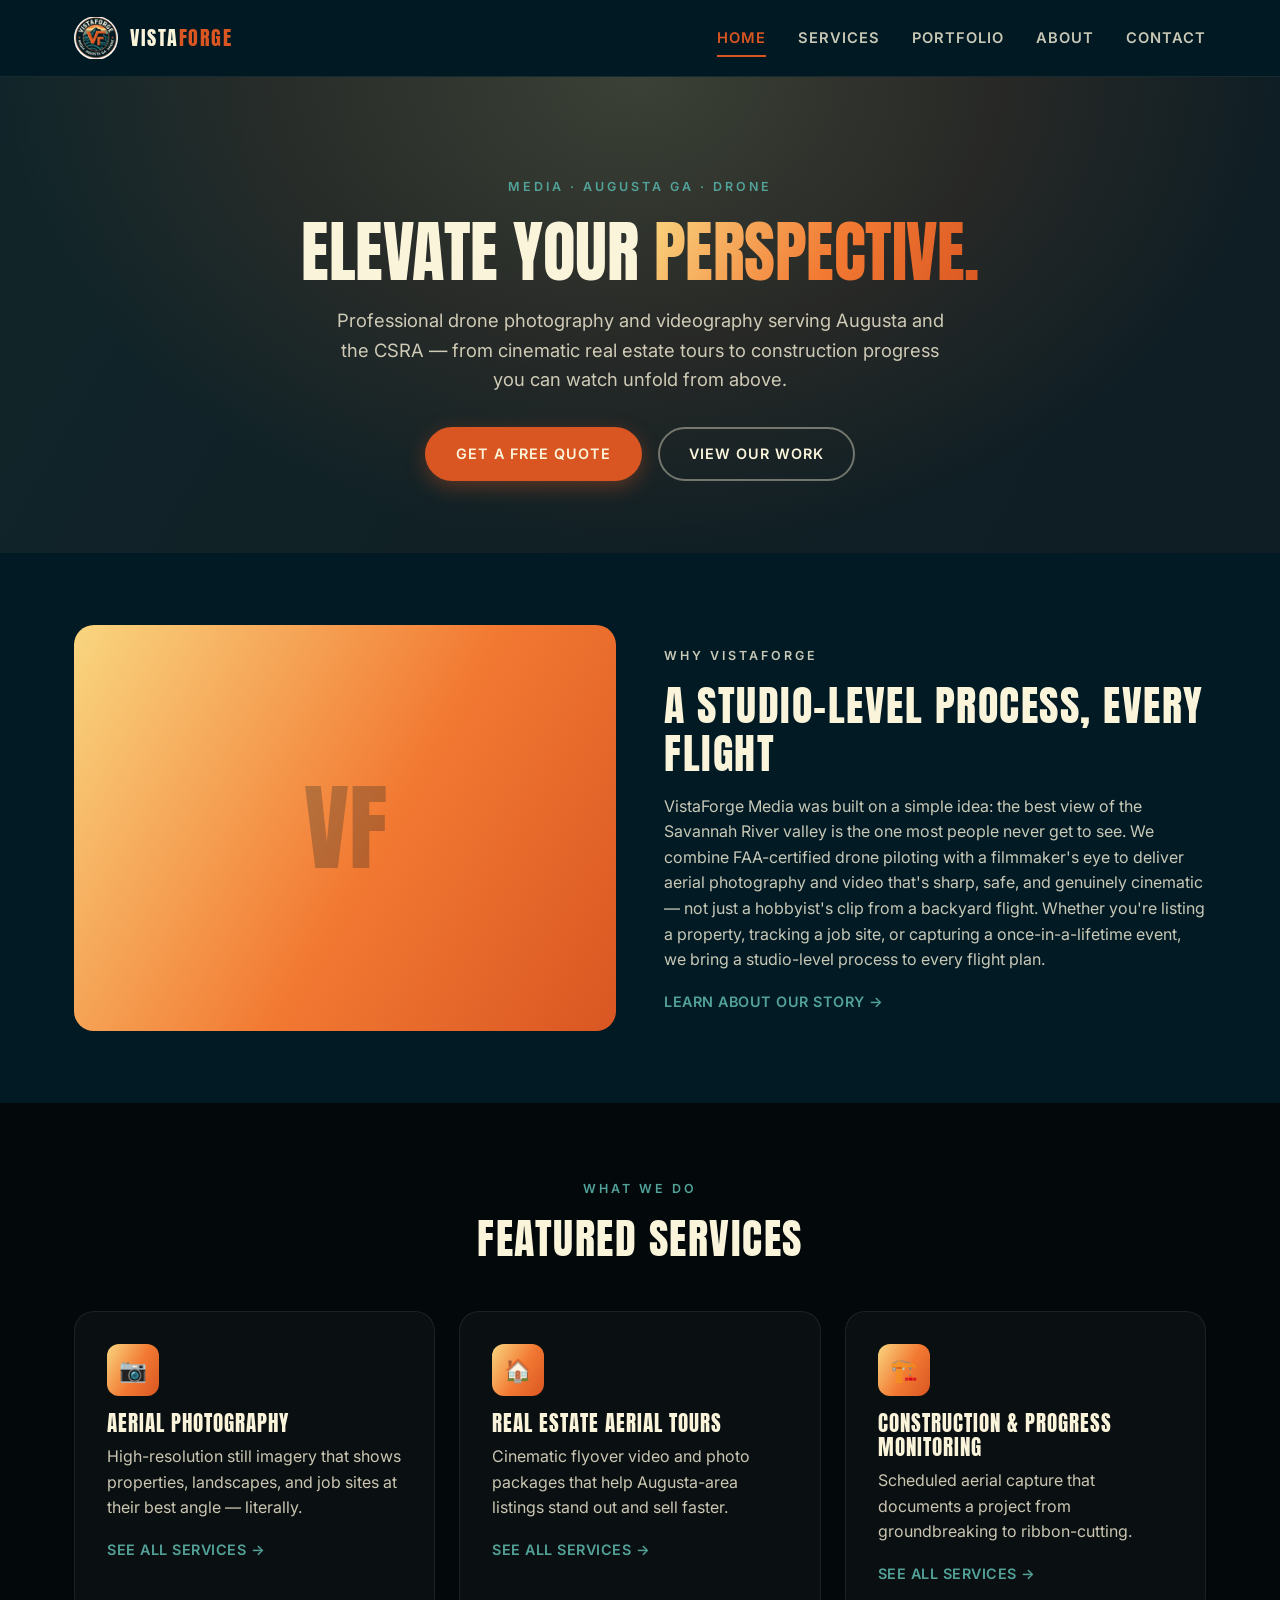
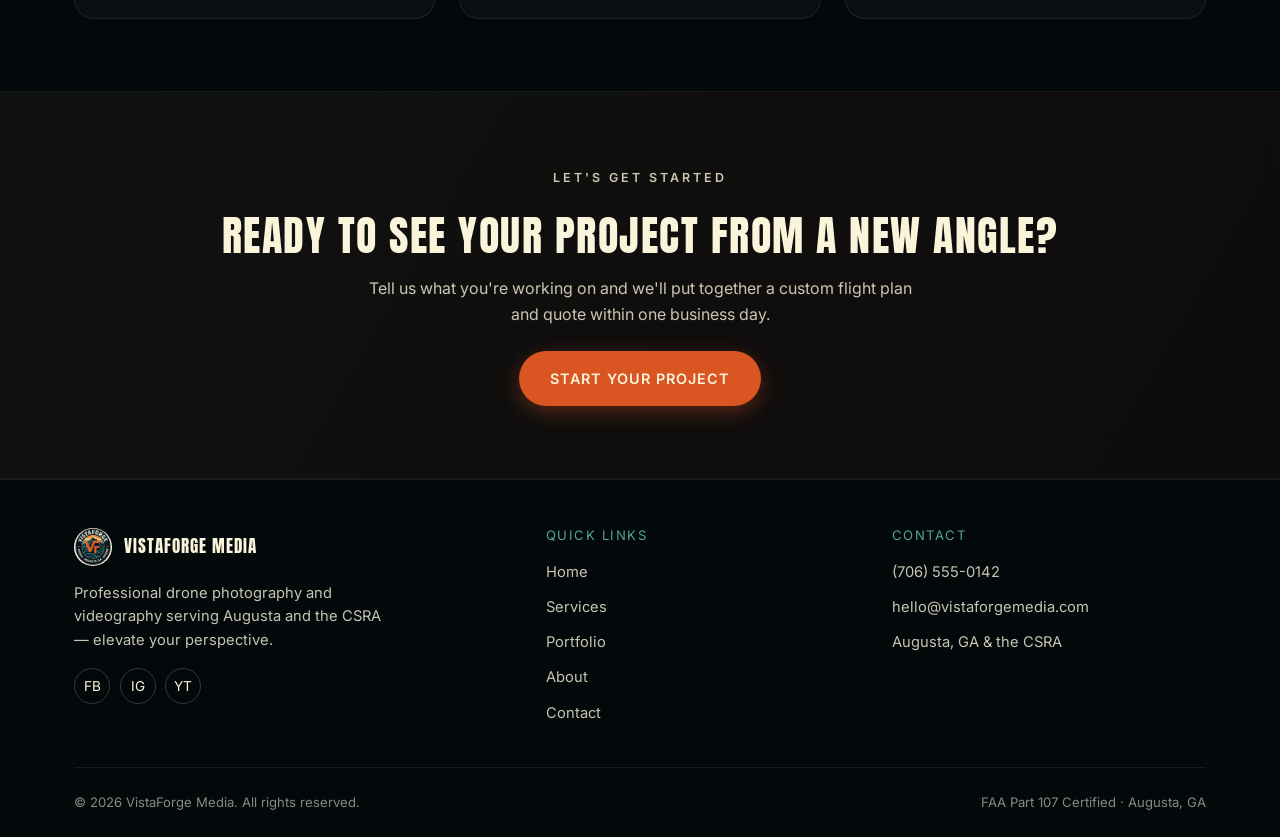
<file: docs/index.html>
<!DOCTYPE html>
<html lang="en">
<head>
<meta charset="UTF-8">
<meta name="viewport" content="width=device-width, initial-scale=1.0">
<title>VistaForge Media | Drone Photography &amp; Videography in Augusta, GA</title>
<meta name="description" content="VistaForge Media is Augusta, GA's premier FAA-certified drone photography and videography studio serving the CSRA — real estate, construction, inspections, and events.">
<link rel="icon" href="assets/favicon.ico" type="image/x-icon">
<link rel="preconnect" href="https://fonts.googleapis.com">
<link rel="preconnect" href="https://fonts.gstatic.com" crossorigin>
<link href="https://fonts.googleapis.com/css2?family=Anton&family=Inter:wght@400;500;600;700&display=swap" rel="stylesheet">
<link rel="stylesheet" href="styles.css">
</head>
<body>

<header class="site-header">
  <div class="container">
    <a href="index.html" class="brand">
      <img src="assets/logo.png" alt="VistaForge Media logo">
      <span class="brand-word">Vista<span>Forge</span></span>
    </a>
    <nav class="main-nav" id="main-nav">
      <ul>
        <li><a href="index.html" class="active">Home</a></li>
        <li><a href="services.html">Services</a></li>
        <li><a href="portfolio.html">Portfolio</a></li>
        <li><a href="about.html">About</a></li>
        <li><a href="contact.html">Contact</a></li>
      </ul>
    </nav>
    <button class="nav-toggle" id="nav-toggle" aria-label="Toggle navigation" aria-expanded="false">&#9776;</button>
  </div>
</header>

<main>

  <section class="hero">
    <div class="container hero-inner">
      <p class="eyebrow">Media &middot; Augusta GA &middot; Drone</p>
      <h1>Elevate Your <em>Perspective.</em></h1>
      <p class="subhead">Professional drone photography and videography serving Augusta and the CSRA — from cinematic real estate tours to construction progress you can watch unfold from above.</p>
      <div class="hero-actions">
        <a href="contact.html" class="btn btn-primary">Get a Free Quote</a>
        <a href="portfolio.html" class="btn btn-ghost">View Our Work</a>
      </div>
    </div>
  </section>

  <section>
    <div class="container why-section">
      <div class="why-visual" aria-hidden="true"></div>
      <div class="why-text">
        <p class="eyebrow">Why VistaForge</p>
        <h2>A Studio-Level Process, Every Flight</h2>
        <p>VistaForge Media was built on a simple idea: the best view of the Savannah River valley is the one most people never get to see. We combine FAA-certified drone piloting with a filmmaker's eye to deliver aerial photography and video that's sharp, safe, and genuinely cinematic — not just a hobbyist's clip from a backyard flight. Whether you're listing a property, tracking a job site, or capturing a once-in-a-lifetime event, we bring a studio-level process to every flight plan.</p>
        <a href="about.html" class="card-link">Learn about our story &rarr;</a>
      </div>
    </div>
  </section>

  <section class="section-alt">
    <div class="container">
      <div class="section-head">
        <p class="eyebrow">What We Do</p>
        <h2>Featured Services</h2>
      </div>
      <div class="grid-3">
        <div class="card">
          <div class="card-icon">&#128247;</div>
          <h3>Aerial Photography</h3>
          <p>High-resolution still imagery that shows properties, landscapes, and job sites at their best angle — literally.</p>
          <a href="services.html" class="card-link">See all services &rarr;</a>
        </div>
        <div class="card">
          <div class="card-icon">&#127968;</div>
          <h3>Real Estate Aerial Tours</h3>
          <p>Cinematic flyover video and photo packages that help Augusta-area listings stand out and sell faster.</p>
          <a href="services.html" class="card-link">See all services &rarr;</a>
        </div>
        <div class="card">
          <div class="card-icon">&#127959;&#65039;</div>
          <h3>Construction &amp; Progress Monitoring</h3>
          <p>Scheduled aerial capture that documents a project from groundbreaking to ribbon-cutting.</p>
          <a href="services.html" class="card-link">See all services &rarr;</a>
        </div>
      </div>
    </div>
  </section>

  <section class="closing-cta">
    <div class="container">
      <p class="eyebrow">Let's Get Started</p>
      <h2>Ready to see your project from a new angle?</h2>
      <p>Tell us what you're working on and we'll put together a custom flight plan and quote within one business day.</p>
      <a href="contact.html" class="btn btn-primary">Start Your Project</a>
    </div>
  </section>

</main>

<footer class="site-footer">
  <div class="container">
    <div class="footer-grid">
      <div>
        <div class="footer-brand">
          <img src="assets/logo.png" alt="VistaForge Media logo">
          <span>VistaForge Media</span>
        </div>
        <p class="footer-tagline">Professional drone photography and videography serving Augusta and the CSRA — elevate your perspective.</p>
        <div class="social-row">
          <a href="#" class="social-icon" aria-label="Facebook">FB</a>
          <a href="#" class="social-icon" aria-label="Instagram">IG</a>
          <a href="#" class="social-icon" aria-label="YouTube">YT</a>
        </div>
      </div>
      <div class="footer-col">
        <h4>Quick Links</h4>
        <ul>
          <li><a href="index.html">Home</a></li>
          <li><a href="services.html">Services</a></li>
          <li><a href="portfolio.html">Portfolio</a></li>
          <li><a href="about.html">About</a></li>
          <li><a href="contact.html">Contact</a></li>
        </ul>
      </div>
      <div class="footer-col">
        <h4>Contact</h4>
        <ul>
          <li><span>(706) 555-0142</span></li>
          <li><span>hello@vistaforgemedia.com</span></li>
          <li><span>Augusta, GA &amp; the CSRA</span></li>
        </ul>
      </div>
    </div>
    <div class="footer-bottom">
      <span>&copy; 2026 VistaForge Media. All rights reserved.</span>
      <span>FAA Part 107 Certified &middot; Augusta, GA</span>
    </div>
  </div>
</footer>

<script src="main.js"></script>
</body>
</html>
</file>
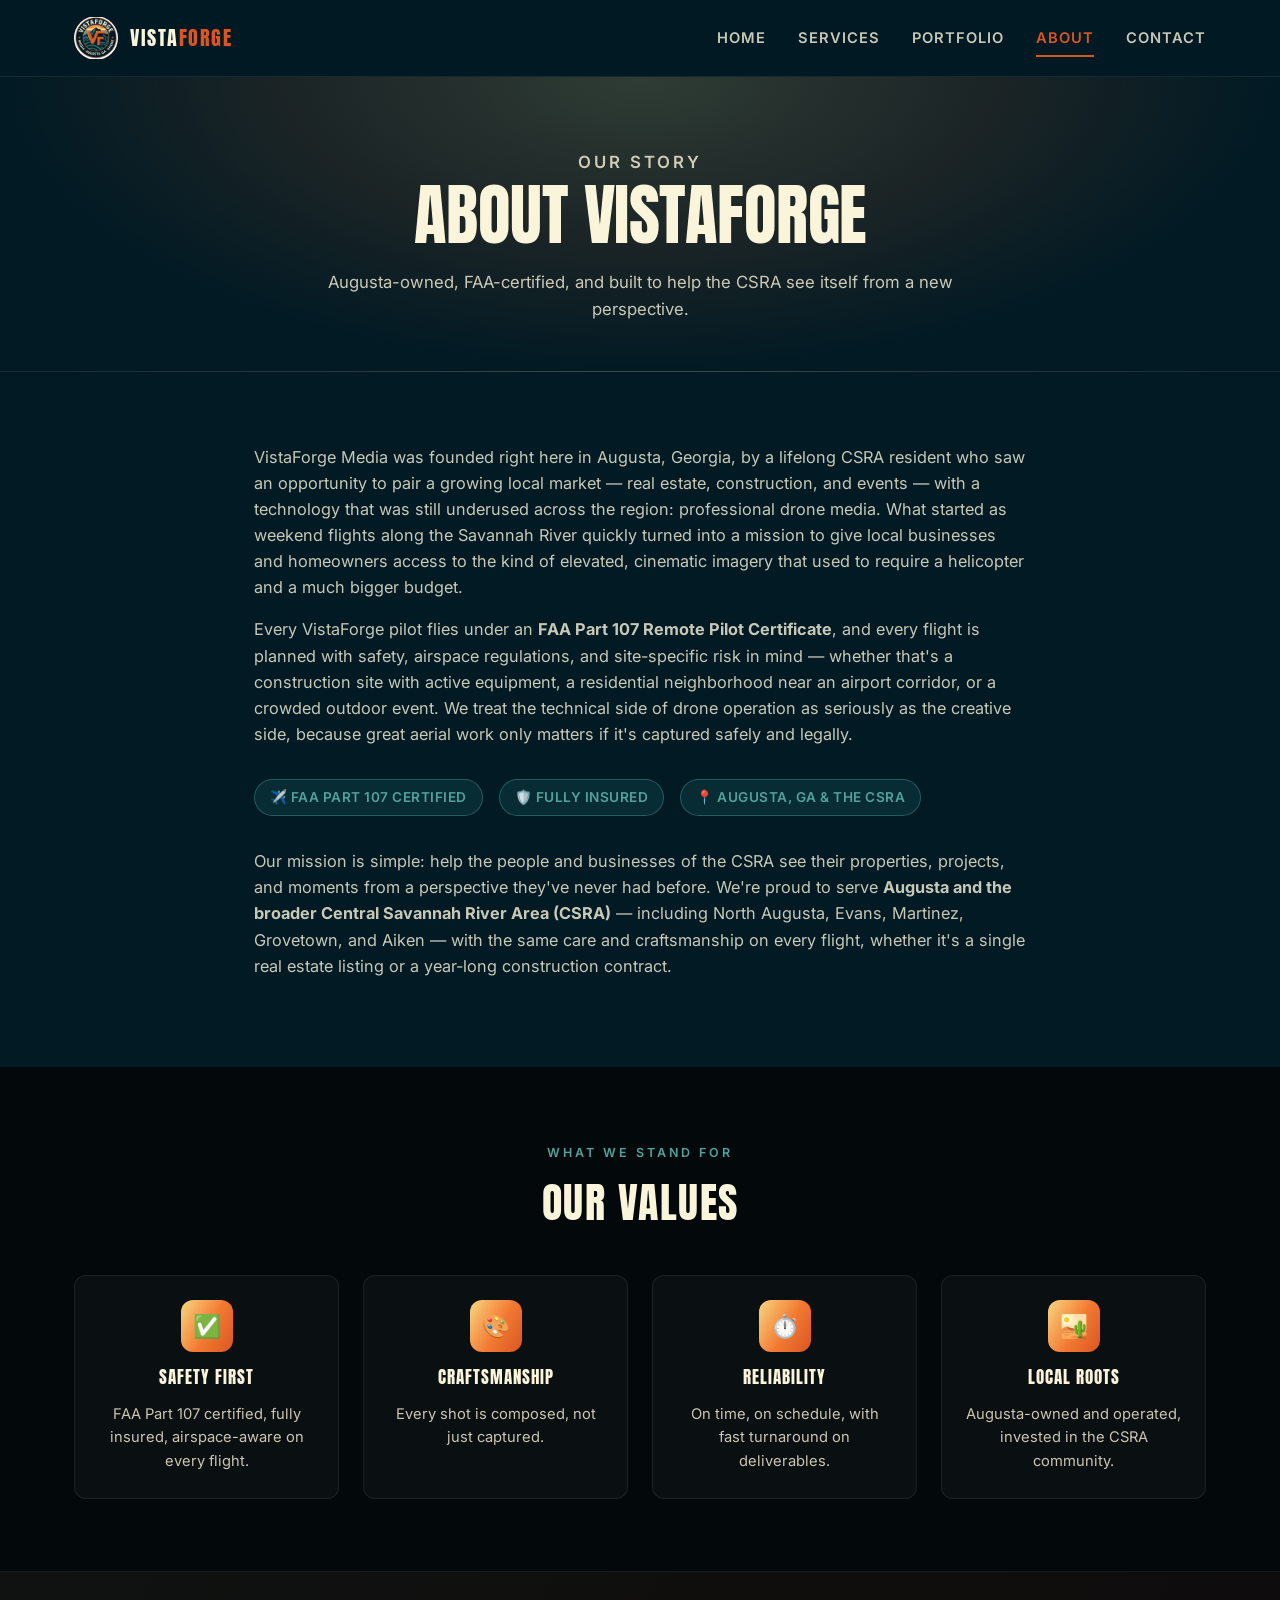
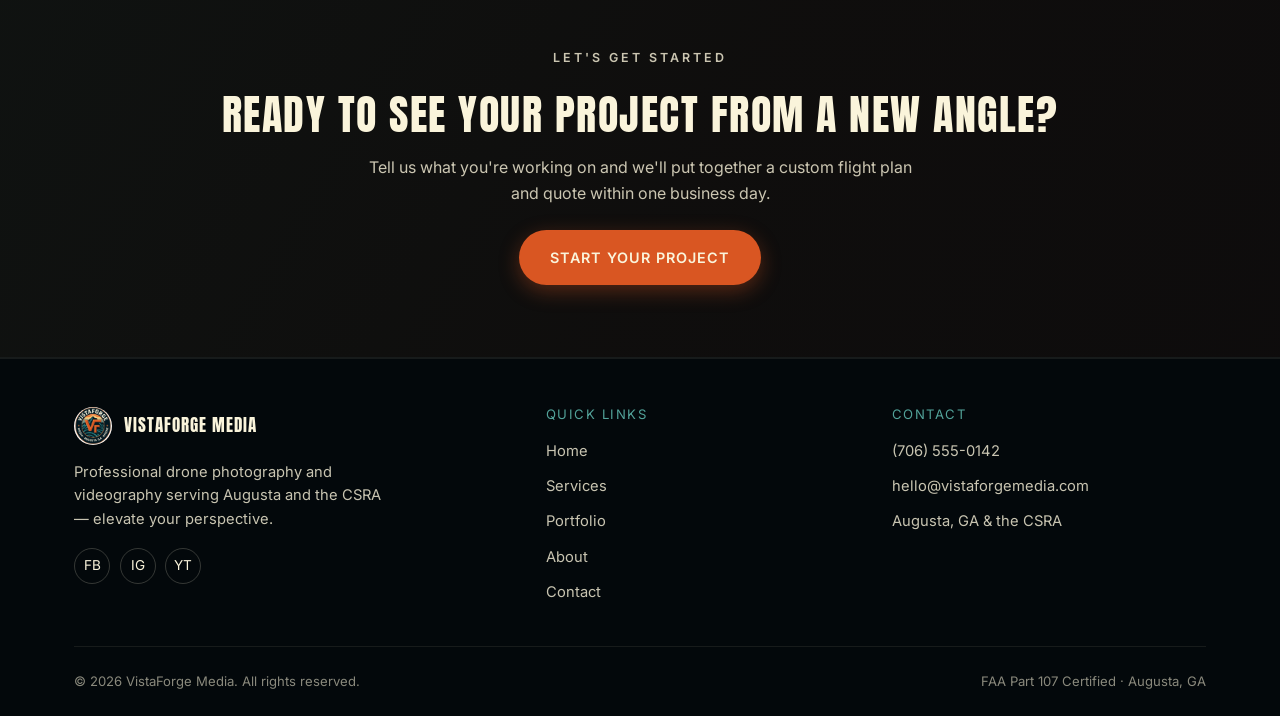
<file: docs/about.html>
<!DOCTYPE html>
<html lang="en">
<head>
<meta charset="UTF-8">
<meta name="viewport" content="width=device-width, initial-scale=1.0">
<title>About Us | VistaForge Media</title>
<meta name="description" content="Learn about VistaForge Media's story, our FAA Part 107 certification, our mission, and the Augusta, GA and CSRA communities we serve.">
<link rel="icon" href="assets/favicon.ico" type="image/x-icon">
<link rel="preconnect" href="https://fonts.googleapis.com">
<link rel="preconnect" href="https://fonts.gstatic.com" crossorigin>
<link href="https://fonts.googleapis.com/css2?family=Anton&family=Inter:wght@400;500;600;700&display=swap" rel="stylesheet">
<link rel="stylesheet" href="styles.css">
</head>
<body>

<header class="site-header">
  <div class="container">
    <a href="index.html" class="brand">
      <img src="assets/logo.png" alt="VistaForge Media logo">
      <span class="brand-word">Vista<span>Forge</span></span>
    </a>
    <nav class="main-nav" id="main-nav">
      <ul>
        <li><a href="index.html">Home</a></li>
        <li><a href="services.html">Services</a></li>
        <li><a href="portfolio.html">Portfolio</a></li>
        <li><a href="about.html" class="active">About</a></li>
        <li><a href="contact.html">Contact</a></li>
      </ul>
    </nav>
    <button class="nav-toggle" id="nav-toggle" aria-label="Toggle navigation" aria-expanded="false">&#9776;</button>
  </div>
</header>

<main>

  <section class="page-hero">
    <div class="container">
      <p class="eyebrow">Our Story</p>
      <h1>About VistaForge</h1>
      <p>Augusta-owned, FAA-certified, and built to help the CSRA see itself from a new perspective.</p>
    </div>
  </section>

  <section>
    <div class="container story-block">
      <p>VistaForge Media was founded right here in Augusta, Georgia, by a lifelong CSRA resident who saw an opportunity to pair a growing local market &mdash; real estate, construction, and events &mdash; with a technology that was still underused across the region: professional drone media. What started as weekend flights along the Savannah River quickly turned into a mission to give local businesses and homeowners access to the kind of elevated, cinematic imagery that used to require a helicopter and a much bigger budget.</p>

      <p>Every VistaForge pilot flies under an <strong>FAA Part 107 Remote Pilot Certificate</strong>, and every flight is planned with safety, airspace regulations, and site-specific risk in mind &mdash; whether that's a construction site with active equipment, a residential neighborhood near an airport corridor, or a crowded outdoor event. We treat the technical side of drone operation as seriously as the creative side, because great aerial work only matters if it's captured safely and legally.</p>

      <div class="badge-strip">
        <span class="badge-pill">&#9992;&#65039; FAA Part 107 Certified</span>
        <span class="badge-pill">&#128737;&#65039; Fully Insured</span>
        <span class="badge-pill">&#128205; Augusta, GA &amp; the CSRA</span>
      </div>

      <p>Our mission is simple: help the people and businesses of the CSRA see their properties, projects, and moments from a perspective they've never had before. We're proud to serve <strong>Augusta and the broader Central Savannah River Area (CSRA)</strong> &mdash; including North Augusta, Evans, Martinez, Grovetown, and Aiken &mdash; with the same care and craftsmanship on every flight, whether it's a single real estate listing or a year-long construction contract.</p>
    </div>
  </section>

  <section class="section-alt">
    <div class="container">
      <div class="section-head">
        <p class="eyebrow">What We Stand For</p>
        <h2>Our Values</h2>
      </div>
      <div class="values-grid">
        <div class="value-card">
          <div class="card-icon">&#9989;</div>
          <h3>Safety First</h3>
          <p>FAA Part 107 certified, fully insured, airspace-aware on every flight.</p>
        </div>
        <div class="value-card">
          <div class="card-icon">&#127912;</div>
          <h3>Craftsmanship</h3>
          <p>Every shot is composed, not just captured.</p>
        </div>
        <div class="value-card">
          <div class="card-icon">&#9201;&#65039;</div>
          <h3>Reliability</h3>
          <p>On time, on schedule, with fast turnaround on deliverables.</p>
        </div>
        <div class="value-card">
          <div class="card-icon">&#127964;&#65039;</div>
          <h3>Local Roots</h3>
          <p>Augusta-owned and operated, invested in the CSRA community.</p>
        </div>
      </div>
    </div>
  </section>

  <section class="closing-cta">
    <div class="container">
      <p class="eyebrow">Let's Get Started</p>
      <h2>Ready to see your project from a new angle?</h2>
      <p>Tell us what you're working on and we'll put together a custom flight plan and quote within one business day.</p>
      <a href="contact.html" class="btn btn-primary">Start Your Project</a>
    </div>
  </section>

</main>

<footer class="site-footer">
  <div class="container">
    <div class="footer-grid">
      <div>
        <div class="footer-brand">
          <img src="assets/logo.png" alt="VistaForge Media logo">
          <span>VistaForge Media</span>
        </div>
        <p class="footer-tagline">Professional drone photography and videography serving Augusta and the CSRA — elevate your perspective.</p>
        <div class="social-row">
          <a href="#" class="social-icon" aria-label="Facebook">FB</a>
          <a href="#" class="social-icon" aria-label="Instagram">IG</a>
          <a href="#" class="social-icon" aria-label="YouTube">YT</a>
        </div>
      </div>
      <div class="footer-col">
        <h4>Quick Links</h4>
        <ul>
          <li><a href="index.html">Home</a></li>
          <li><a href="services.html">Services</a></li>
          <li><a href="portfolio.html">Portfolio</a></li>
          <li><a href="about.html">About</a></li>
          <li><a href="contact.html">Contact</a></li>
        </ul>
      </div>
      <div class="footer-col">
        <h4>Contact</h4>
        <ul>
          <li><span>(706) 555-0142</span></li>
          <li><span>hello@vistaforgemedia.com</span></li>
          <li><span>Augusta, GA &amp; the CSRA</span></li>
        </ul>
      </div>
    </div>
    <div class="footer-bottom">
      <span>&copy; 2026 VistaForge Media. All rights reserved.</span>
      <span>FAA Part 107 Certified &middot; Augusta, GA</span>
    </div>
  </div>
</footer>

<script src="main.js"></script>
</body>
</html>
</file>
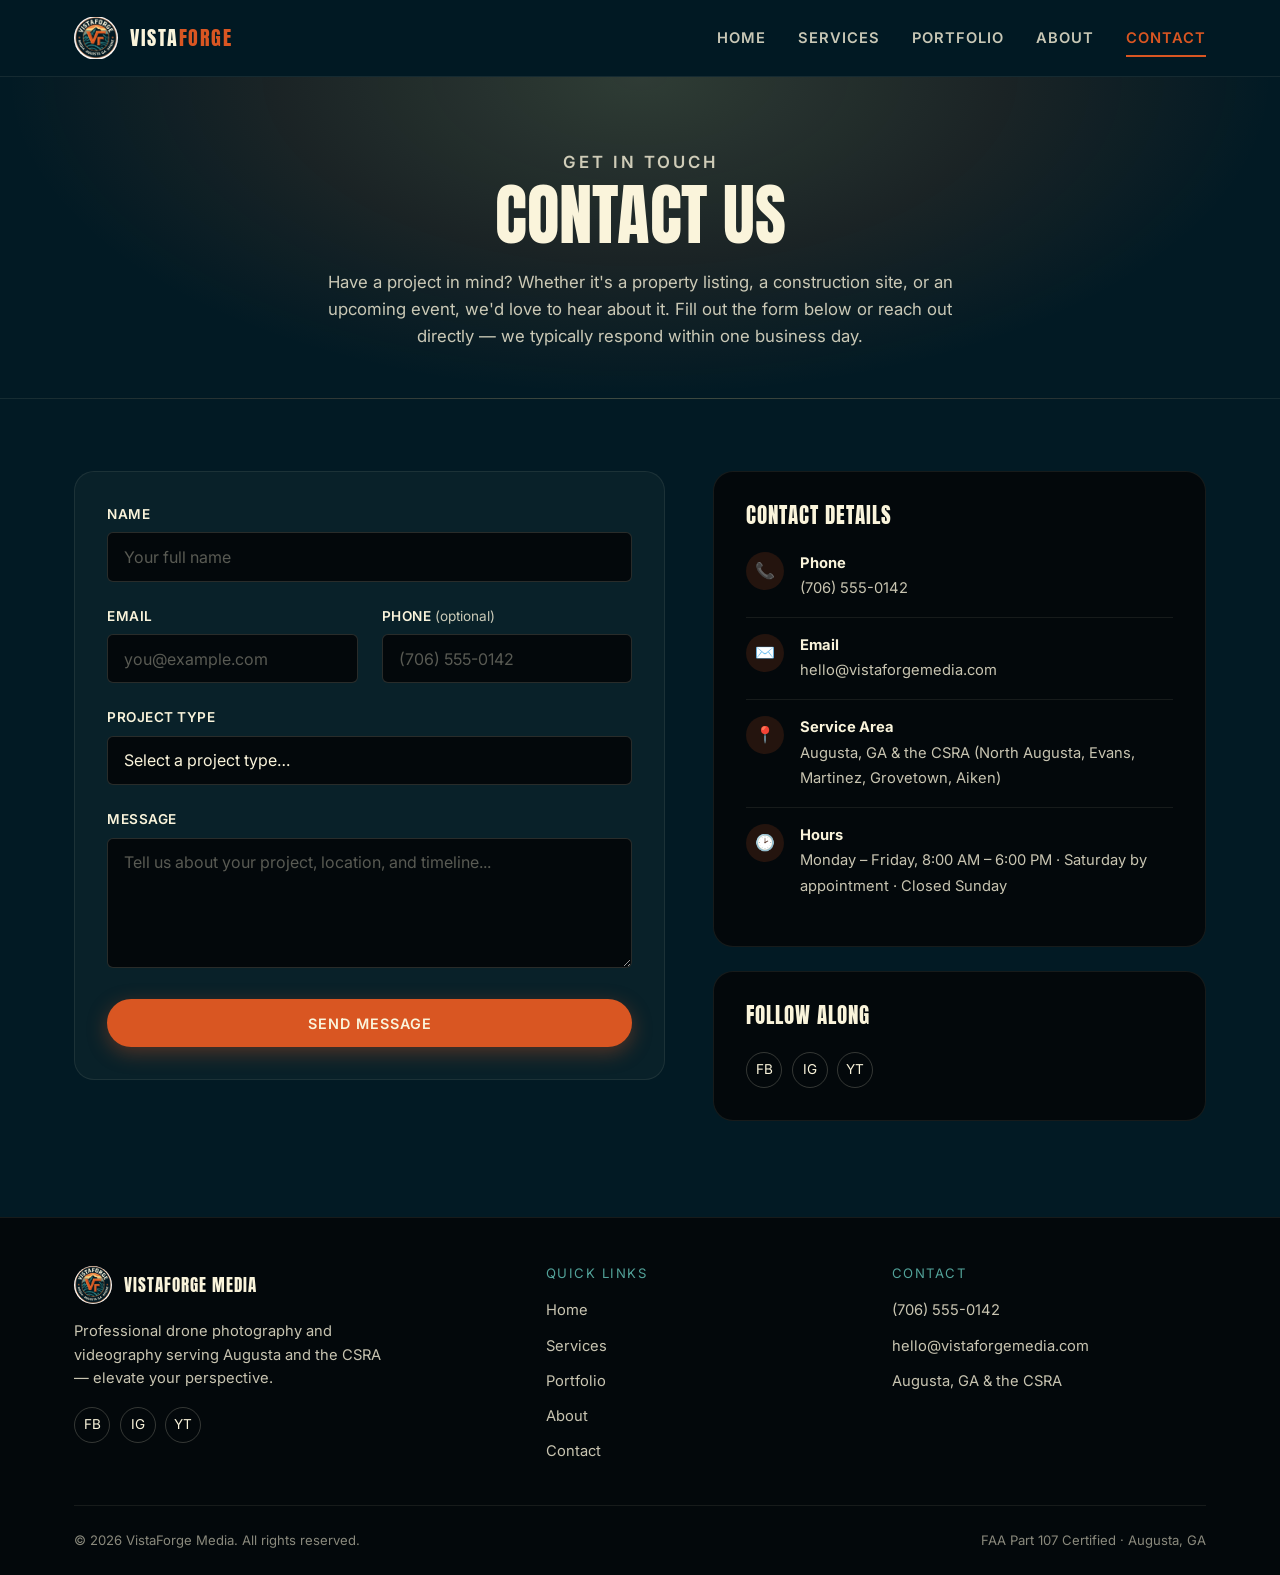
<file: docs/contact.html>
<!DOCTYPE html>
<html lang="en">
<head>
<meta charset="UTF-8">
<meta name="viewport" content="width=device-width, initial-scale=1.0">
<title>Contact Us | VistaForge Media</title>
<meta name="description" content="Get in touch with VistaForge Media for a free drone photography and videography quote in Augusta, GA and the CSRA.">
<link rel="icon" href="assets/favicon.ico" type="image/x-icon">
<link rel="preconnect" href="https://fonts.googleapis.com">
<link rel="preconnect" href="https://fonts.gstatic.com" crossorigin>
<link href="https://fonts.googleapis.com/css2?family=Anton&family=Inter:wght@400;500;600;700&display=swap" rel="stylesheet">
<link rel="stylesheet" href="styles.css">
</head>
<body>

<header class="site-header">
  <div class="container">
    <a href="index.html" class="brand">
      <img src="assets/logo.png" alt="VistaForge Media logo">
      <span class="brand-word">Vista<span>Forge</span></span>
    </a>
    <nav class="main-nav" id="main-nav">
      <ul>
        <li><a href="index.html">Home</a></li>
        <li><a href="services.html">Services</a></li>
        <li><a href="portfolio.html">Portfolio</a></li>
        <li><a href="about.html">About</a></li>
        <li><a href="contact.html" class="active">Contact</a></li>
      </ul>
    </nav>
    <button class="nav-toggle" id="nav-toggle" aria-label="Toggle navigation" aria-expanded="false">&#9776;</button>
  </div>
</header>

<main>

  <section class="page-hero">
    <div class="container">
      <p class="eyebrow">Get In Touch</p>
      <h1>Contact Us</h1>
      <p>Have a project in mind? Whether it's a property listing, a construction site, or an upcoming event, we'd love to hear about it. Fill out the form below or reach out directly — we typically respond within one business day.</p>
    </div>
  </section>

  <section>
    <div class="container contact-layout">

      <div>
        <form class="contact-form" id="contact-form" novalidate>
          <div class="form-row">
            <label for="name">Name</label>
            <input type="text" id="name" name="name" placeholder="Your full name" required>
          </div>

          <div class="form-row form-row-group">
            <div>
              <label for="email">Email</label>
              <input type="email" id="email" name="email" placeholder="you@example.com" required>
            </div>
            <div>
              <label for="phone">Phone <span class="optional">(optional)</span></label>
              <input type="tel" id="phone" name="phone" placeholder="(706) 555-0142">
            </div>
          </div>

          <div class="form-row">
            <label for="project-type">Project Type</label>
            <select id="project-type" name="project-type" required>
              <option value="" disabled selected>Select a project type&hellip;</option>
              <option value="real-estate">Real Estate</option>
              <option value="construction">Construction</option>
              <option value="inspection">Inspection</option>
              <option value="event">Event</option>
              <option value="other">Other</option>
            </select>
          </div>

          <div class="form-row">
            <label for="message">Message</label>
            <textarea id="message" name="message" placeholder="Tell us about your project, location, and timeline..." required></textarea>
          </div>

          <button type="submit" class="btn btn-primary btn-block">Send Message</button>
        </form>

        <div class="form-success" id="form-success">
          <div class="check">&#10003;</div>
          <h3>Thanks! Your message has been received.</h3>
          <p>We'll be in touch within one business day.</p>
        </div>
      </div>

      <div>
        <div class="contact-info-card">
          <h3>Contact Details</h3>
          <div class="info-row">
            <div class="info-icon">&#128222;</div>
            <div>
              <strong>Phone</strong>
              <span>(706) 555-0142</span>
            </div>
          </div>
          <div class="info-row">
            <div class="info-icon">&#9993;&#65039;</div>
            <div>
              <strong>Email</strong>
              <span>hello@vistaforgemedia.com</span>
            </div>
          </div>
          <div class="info-row">
            <div class="info-icon">&#128205;</div>
            <div>
              <strong>Service Area</strong>
              <span>Augusta, GA &amp; the CSRA (North Augusta, Evans, Martinez, Grovetown, Aiken)</span>
            </div>
          </div>
          <div class="info-row">
            <div class="info-icon">&#128337;</div>
            <div>
              <strong>Hours</strong>
              <span>Monday &ndash; Friday, 8:00 AM &ndash; 6:00 PM &middot; Saturday by appointment &middot; Closed Sunday</span>
            </div>
          </div>
        </div>
        <div class="contact-info-card">
          <h3>Follow Along</h3>
          <div class="social-row">
            <a href="#" class="social-icon" aria-label="Facebook">FB</a>
            <a href="#" class="social-icon" aria-label="Instagram">IG</a>
            <a href="#" class="social-icon" aria-label="YouTube">YT</a>
          </div>
        </div>
      </div>

    </div>
  </section>

</main>

<footer class="site-footer">
  <div class="container">
    <div class="footer-grid">
      <div>
        <div class="footer-brand">
          <img src="assets/logo.png" alt="VistaForge Media logo">
          <span>VistaForge Media</span>
        </div>
        <p class="footer-tagline">Professional drone photography and videography serving Augusta and the CSRA — elevate your perspective.</p>
        <div class="social-row">
          <a href="#" class="social-icon" aria-label="Facebook">FB</a>
          <a href="#" class="social-icon" aria-label="Instagram">IG</a>
          <a href="#" class="social-icon" aria-label="YouTube">YT</a>
        </div>
      </div>
      <div class="footer-col">
        <h4>Quick Links</h4>
        <ul>
          <li><a href="index.html">Home</a></li>
          <li><a href="services.html">Services</a></li>
          <li><a href="portfolio.html">Portfolio</a></li>
          <li><a href="about.html">About</a></li>
          <li><a href="contact.html">Contact</a></li>
        </ul>
      </div>
      <div class="footer-col">
        <h4>Contact</h4>
        <ul>
          <li><span>(706) 555-0142</span></li>
          <li><span>hello@vistaforgemedia.com</span></li>
          <li><span>Augusta, GA &amp; the CSRA</span></li>
        </ul>
      </div>
    </div>
    <div class="footer-bottom">
      <span>&copy; 2026 VistaForge Media. All rights reserved.</span>
      <span>FAA Part 107 Certified &middot; Augusta, GA</span>
    </div>
  </div>
</footer>

<script src="main.js"></script>
</body>
</html>
</file>
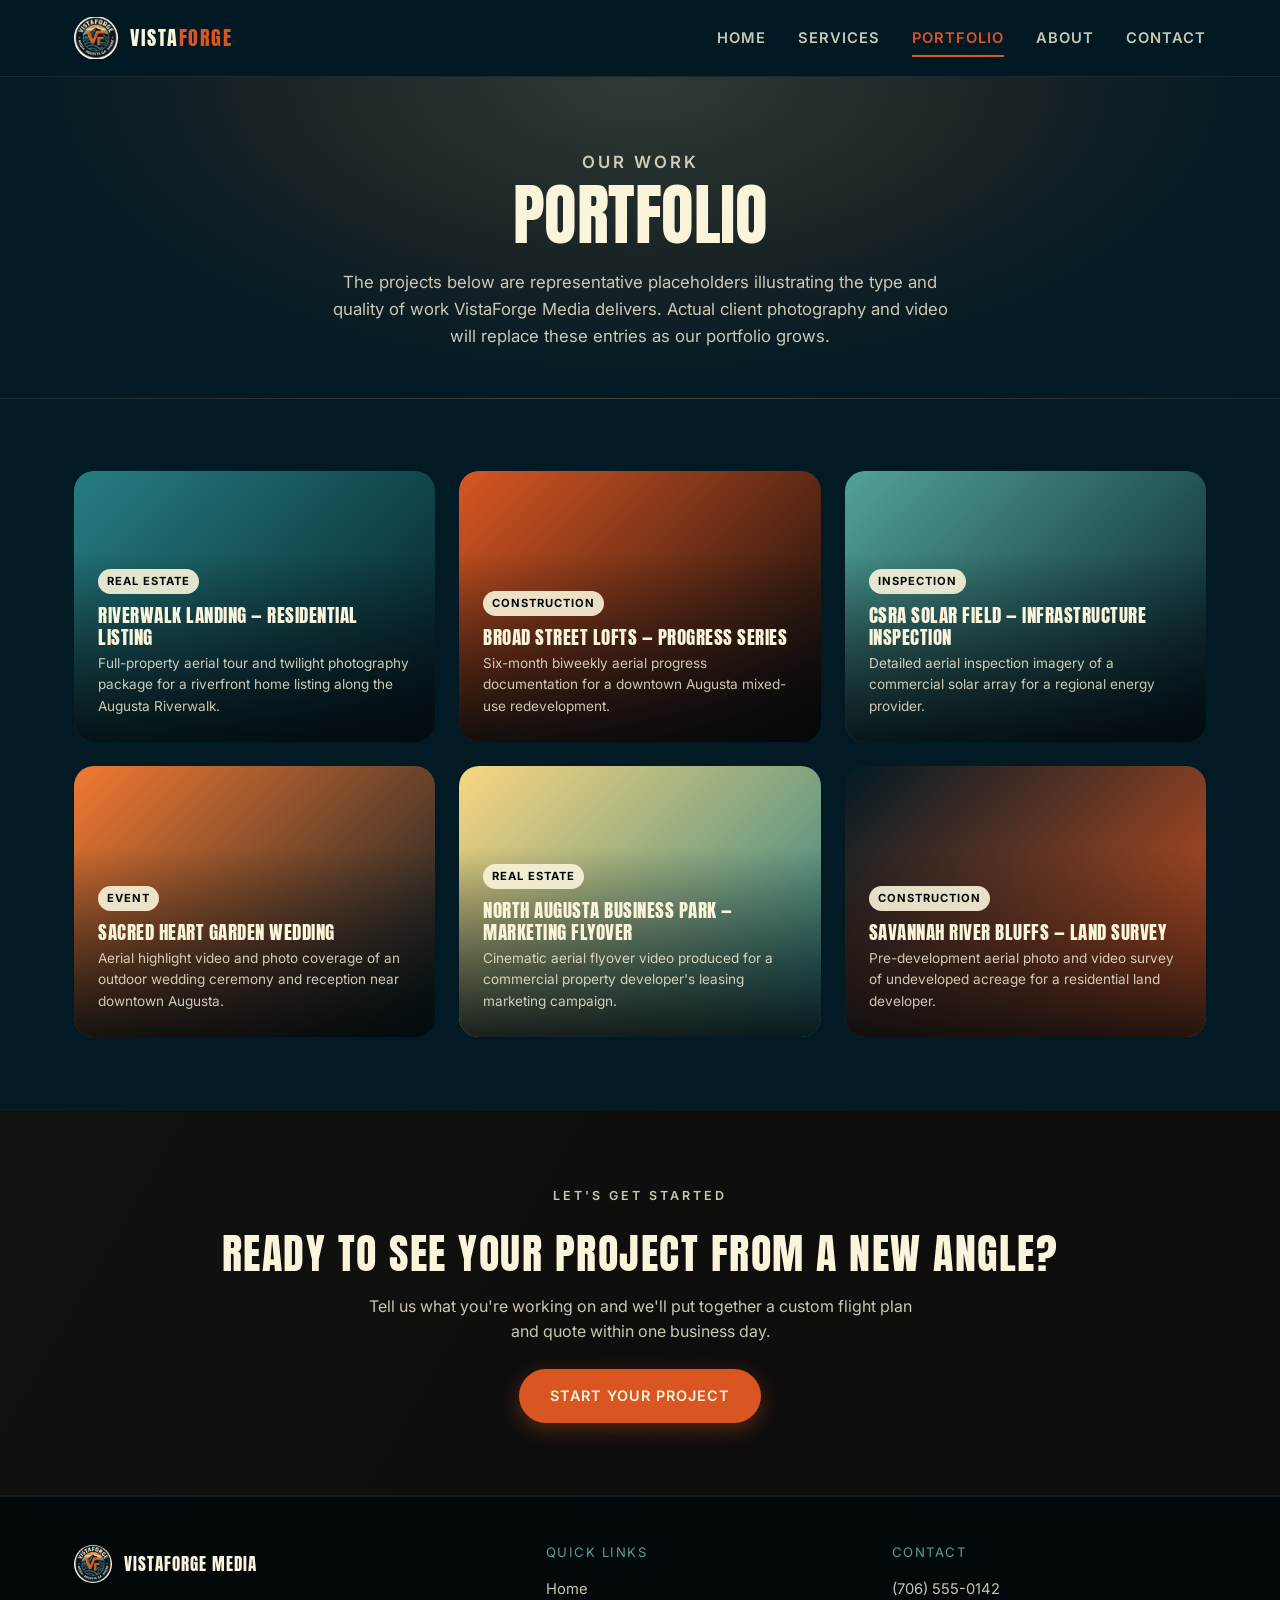
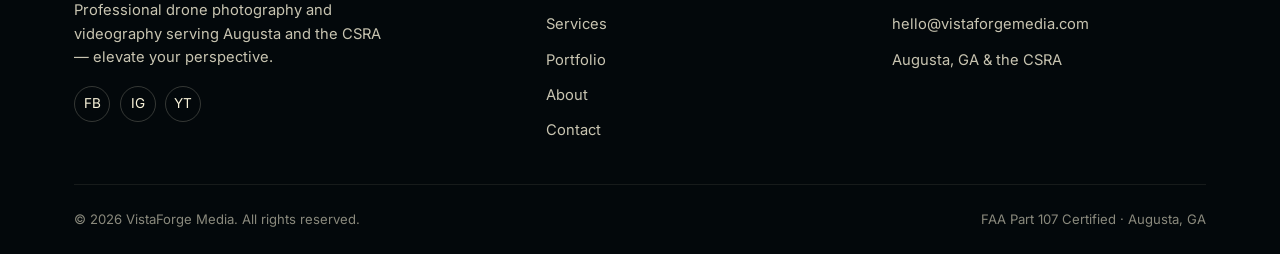
<file: docs/portfolio.html>
<!DOCTYPE html>
<html lang="en">
<head>
<meta charset="UTF-8">
<meta name="viewport" content="width=device-width, initial-scale=1.0">
<title>Portfolio | VistaForge Media</title>
<meta name="description" content="Representative sample drone photography and videography projects from VistaForge Media across real estate, construction, inspection, and event categories in Augusta, GA.">
<link rel="icon" href="assets/favicon.ico" type="image/x-icon">
<link rel="preconnect" href="https://fonts.googleapis.com">
<link rel="preconnect" href="https://fonts.gstatic.com" crossorigin>
<link href="https://fonts.googleapis.com/css2?family=Anton&family=Inter:wght@400;500;600;700&display=swap" rel="stylesheet">
<link rel="stylesheet" href="styles.css">
</head>
<body>

<header class="site-header">
  <div class="container">
    <a href="index.html" class="brand">
      <img src="assets/logo.png" alt="VistaForge Media logo">
      <span class="brand-word">Vista<span>Forge</span></span>
    </a>
    <nav class="main-nav" id="main-nav">
      <ul>
        <li><a href="index.html">Home</a></li>
        <li><a href="services.html">Services</a></li>
        <li><a href="portfolio.html" class="active">Portfolio</a></li>
        <li><a href="about.html">About</a></li>
        <li><a href="contact.html">Contact</a></li>
      </ul>
    </nav>
    <button class="nav-toggle" id="nav-toggle" aria-label="Toggle navigation" aria-expanded="false">&#9776;</button>
  </div>
</header>

<main>

  <section class="page-hero">
    <div class="container">
      <p class="eyebrow">Our Work</p>
      <h1>Portfolio</h1>
      <p>The projects below are representative placeholders illustrating the type and quality of work VistaForge Media delivers. Actual client photography and video will replace these entries as our portfolio grows.</p>
    </div>
  </section>

  <section>
    <div class="container">
      <div class="gallery-grid">

        <div class="gallery-tile tile-1">
          <div class="gallery-content">
            <span class="gallery-tag">Real Estate</span>
            <h3 class="gallery-title">Riverwalk Landing &mdash; Residential Listing</h3>
            <p class="gallery-desc">Full-property aerial tour and twilight photography package for a riverfront home listing along the Augusta Riverwalk.</p>
          </div>
        </div>

        <div class="gallery-tile tile-2">
          <div class="gallery-content">
            <span class="gallery-tag">Construction</span>
            <h3 class="gallery-title">Broad Street Lofts &mdash; Progress Series</h3>
            <p class="gallery-desc">Six-month biweekly aerial progress documentation for a downtown Augusta mixed-use redevelopment.</p>
          </div>
        </div>

        <div class="gallery-tile tile-3">
          <div class="gallery-content">
            <span class="gallery-tag">Inspection</span>
            <h3 class="gallery-title">CSRA Solar Field &mdash; Infrastructure Inspection</h3>
            <p class="gallery-desc">Detailed aerial inspection imagery of a commercial solar array for a regional energy provider.</p>
          </div>
        </div>

        <div class="gallery-tile tile-4">
          <div class="gallery-content">
            <span class="gallery-tag">Event</span>
            <h3 class="gallery-title">Sacred Heart Garden Wedding</h3>
            <p class="gallery-desc">Aerial highlight video and photo coverage of an outdoor wedding ceremony and reception near downtown Augusta.</p>
          </div>
        </div>

        <div class="gallery-tile tile-5">
          <div class="gallery-content">
            <span class="gallery-tag">Real Estate</span>
            <h3 class="gallery-title">North Augusta Business Park &mdash; Marketing Flyover</h3>
            <p class="gallery-desc">Cinematic aerial flyover video produced for a commercial property developer's leasing marketing campaign.</p>
          </div>
        </div>

        <div class="gallery-tile tile-6">
          <div class="gallery-content">
            <span class="gallery-tag">Construction</span>
            <h3 class="gallery-title">Savannah River Bluffs &mdash; Land Survey</h3>
            <p class="gallery-desc">Pre-development aerial photo and video survey of undeveloped acreage for a residential land developer.</p>
          </div>
        </div>

      </div>
    </div>
  </section>

  <section class="closing-cta">
    <div class="container">
      <p class="eyebrow">Let's Get Started</p>
      <h2>Ready to see your project from a new angle?</h2>
      <p>Tell us what you're working on and we'll put together a custom flight plan and quote within one business day.</p>
      <a href="contact.html" class="btn btn-primary">Start Your Project</a>
    </div>
  </section>

</main>

<footer class="site-footer">
  <div class="container">
    <div class="footer-grid">
      <div>
        <div class="footer-brand">
          <img src="assets/logo.png" alt="VistaForge Media logo">
          <span>VistaForge Media</span>
        </div>
        <p class="footer-tagline">Professional drone photography and videography serving Augusta and the CSRA — elevate your perspective.</p>
        <div class="social-row">
          <a href="#" class="social-icon" aria-label="Facebook">FB</a>
          <a href="#" class="social-icon" aria-label="Instagram">IG</a>
          <a href="#" class="social-icon" aria-label="YouTube">YT</a>
        </div>
      </div>
      <div class="footer-col">
        <h4>Quick Links</h4>
        <ul>
          <li><a href="index.html">Home</a></li>
          <li><a href="services.html">Services</a></li>
          <li><a href="portfolio.html">Portfolio</a></li>
          <li><a href="about.html">About</a></li>
          <li><a href="contact.html">Contact</a></li>
        </ul>
      </div>
      <div class="footer-col">
        <h4>Contact</h4>
        <ul>
          <li><span>(706) 555-0142</span></li>
          <li><span>hello@vistaforgemedia.com</span></li>
          <li><span>Augusta, GA &amp; the CSRA</span></li>
        </ul>
      </div>
    </div>
    <div class="footer-bottom">
      <span>&copy; 2026 VistaForge Media. All rights reserved.</span>
      <span>FAA Part 107 Certified &middot; Augusta, GA</span>
    </div>
  </div>
</footer>

<script src="main.js"></script>
</body>
</html>
</file>
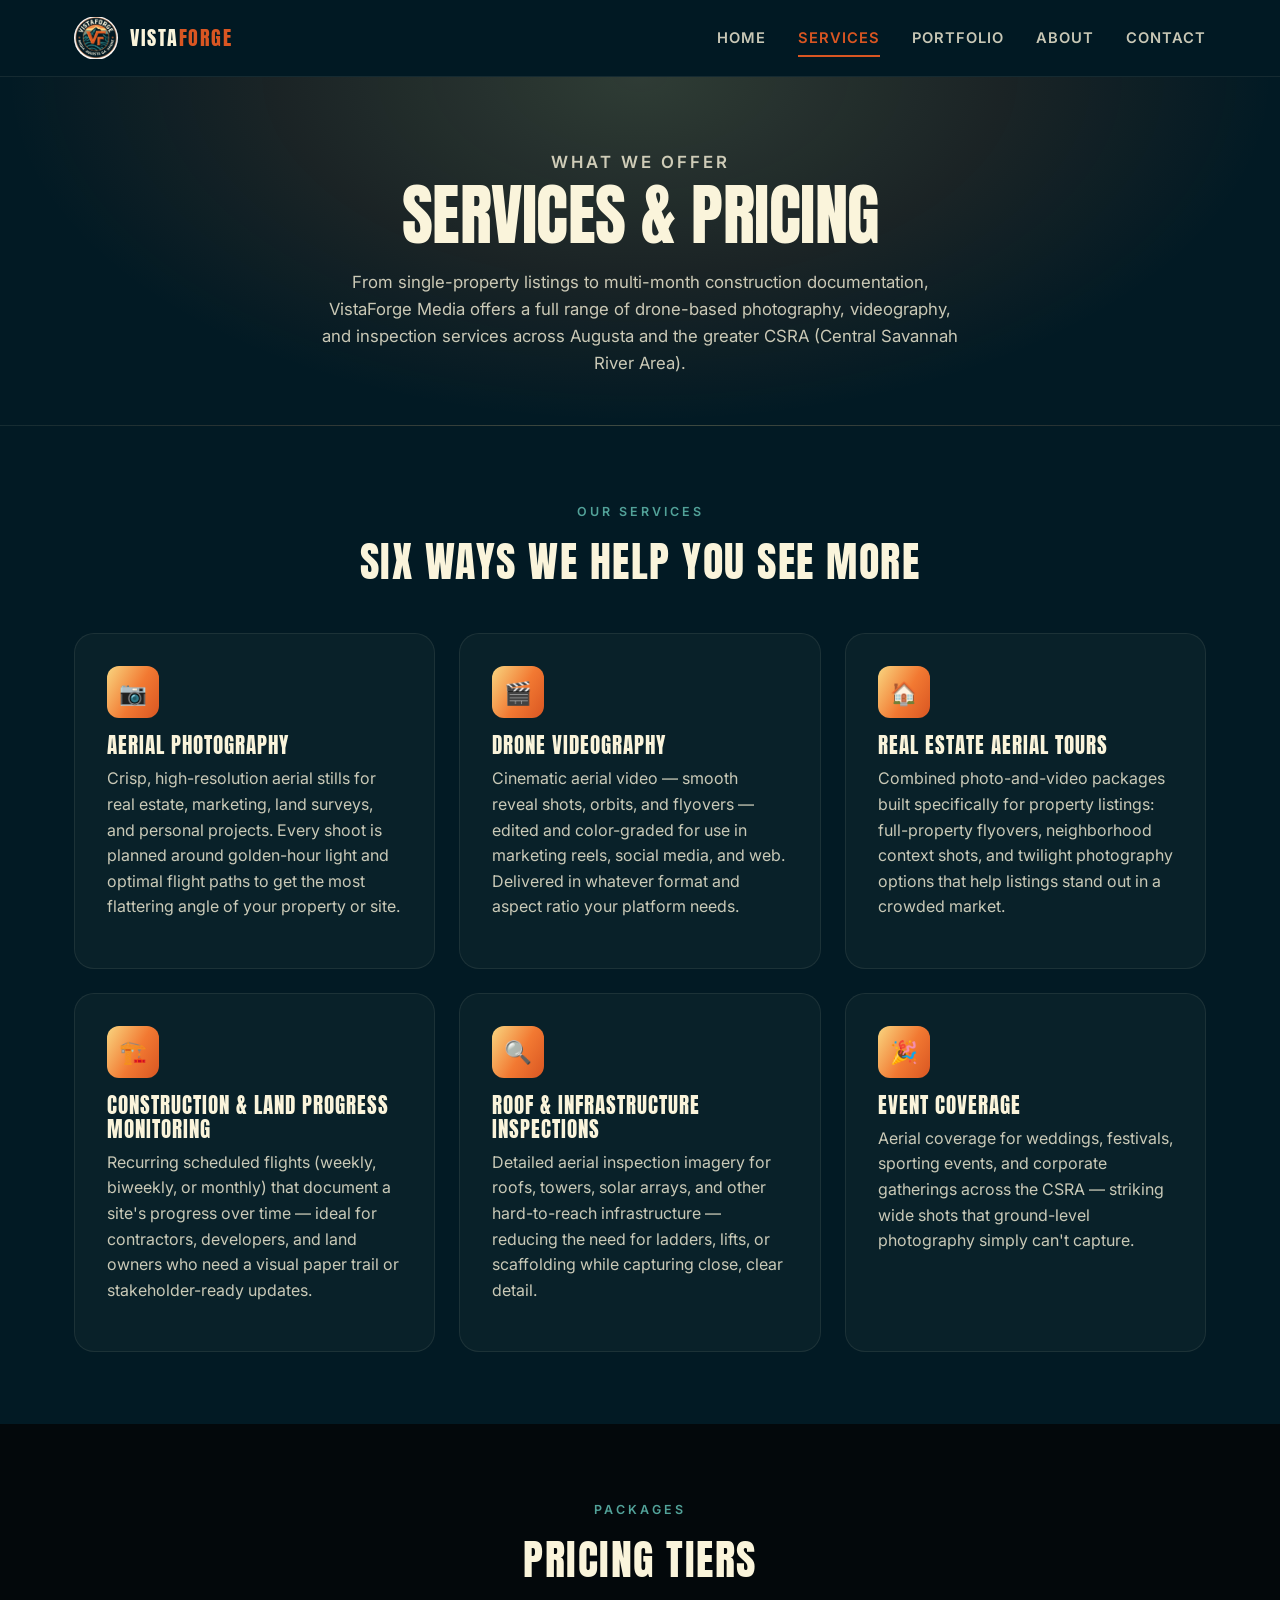
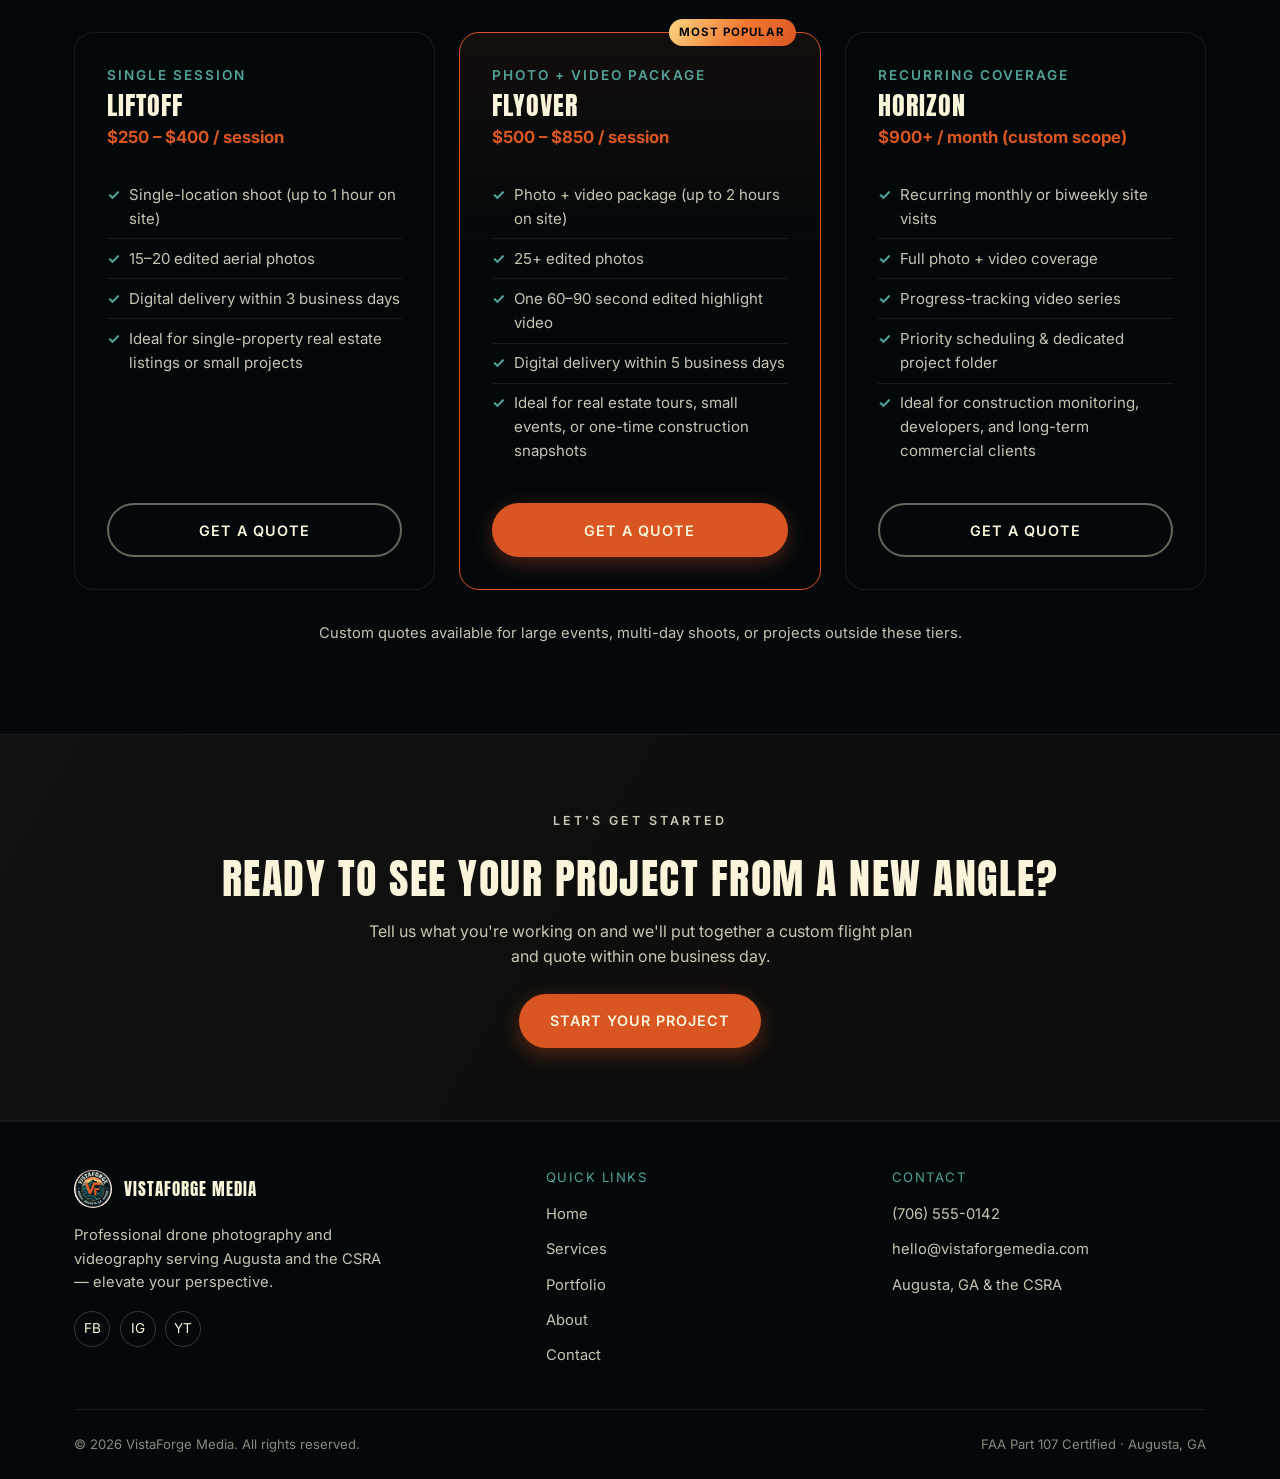
<file: docs/services.html>
<!DOCTYPE html>
<html lang="en">
<head>
<meta charset="UTF-8">
<meta name="viewport" content="width=device-width, initial-scale=1.0">
<title>Services &amp; Pricing | VistaForge Media</title>
<meta name="description" content="Explore VistaForge Media's drone photography, videography, real estate, construction monitoring, inspection, and event coverage services and pricing tiers.">
<link rel="icon" href="assets/favicon.ico" type="image/x-icon">
<link rel="preconnect" href="https://fonts.googleapis.com">
<link rel="preconnect" href="https://fonts.gstatic.com" crossorigin>
<link href="https://fonts.googleapis.com/css2?family=Anton&family=Inter:wght@400;500;600;700&display=swap" rel="stylesheet">
<link rel="stylesheet" href="styles.css">
</head>
<body>

<header class="site-header">
  <div class="container">
    <a href="index.html" class="brand">
      <img src="assets/logo.png" alt="VistaForge Media logo">
      <span class="brand-word">Vista<span>Forge</span></span>
    </a>
    <nav class="main-nav" id="main-nav">
      <ul>
        <li><a href="index.html">Home</a></li>
        <li><a href="services.html" class="active">Services</a></li>
        <li><a href="portfolio.html">Portfolio</a></li>
        <li><a href="about.html">About</a></li>
        <li><a href="contact.html">Contact</a></li>
      </ul>
    </nav>
    <button class="nav-toggle" id="nav-toggle" aria-label="Toggle navigation" aria-expanded="false">&#9776;</button>
  </div>
</header>

<main>

  <section class="page-hero">
    <div class="container">
      <p class="eyebrow">What We Offer</p>
      <h1>Services &amp; Pricing</h1>
      <p>From single-property listings to multi-month construction documentation, VistaForge Media offers a full range of drone-based photography, videography, and inspection services across Augusta and the greater CSRA (Central Savannah River Area).</p>
    </div>
  </section>

  <section>
    <div class="container">
      <div class="section-head">
        <p class="eyebrow">Our Services</p>
        <h2>Six Ways We Help You See More</h2>
      </div>
      <div class="grid-3">
        <div class="card">
          <div class="card-icon">&#128247;</div>
          <h3>Aerial Photography</h3>
          <p>Crisp, high-resolution aerial stills for real estate, marketing, land surveys, and personal projects. Every shoot is planned around golden-hour light and optimal flight paths to get the most flattering angle of your property or site.</p>
        </div>
        <div class="card">
          <div class="card-icon">&#127916;</div>
          <h3>Drone Videography</h3>
          <p>Cinematic aerial video — smooth reveal shots, orbits, and flyovers — edited and color-graded for use in marketing reels, social media, and web. Delivered in whatever format and aspect ratio your platform needs.</p>
        </div>
        <div class="card">
          <div class="card-icon">&#127968;</div>
          <h3>Real Estate Aerial Tours</h3>
          <p>Combined photo-and-video packages built specifically for property listings: full-property flyovers, neighborhood context shots, and twilight photography options that help listings stand out in a crowded market.</p>
        </div>
        <div class="card">
          <div class="card-icon">&#127959;&#65039;</div>
          <h3>Construction &amp; Land Progress Monitoring</h3>
          <p>Recurring scheduled flights (weekly, biweekly, or monthly) that document a site's progress over time — ideal for contractors, developers, and land owners who need a visual paper trail or stakeholder-ready updates.</p>
        </div>
        <div class="card">
          <div class="card-icon">&#128269;</div>
          <h3>Roof &amp; Infrastructure Inspections</h3>
          <p>Detailed aerial inspection imagery for roofs, towers, solar arrays, and other hard-to-reach infrastructure — reducing the need for ladders, lifts, or scaffolding while capturing close, clear detail.</p>
        </div>
        <div class="card">
          <div class="card-icon">&#127881;</div>
          <h3>Event Coverage</h3>
          <p>Aerial coverage for weddings, festivals, sporting events, and corporate gatherings across the CSRA — striking wide shots that ground-level photography simply can't capture.</p>
        </div>
      </div>
    </div>
  </section>

  <section class="section-alt">
    <div class="container">
      <div class="section-head">
        <p class="eyebrow">Packages</p>
        <h2>Pricing Tiers</h2>
      </div>
      <div class="pricing-grid">
        <div class="pricing-card">
          <p class="pricing-tier">Single Session</p>
          <h3 class="pricing-name">Liftoff</h3>
          <p class="pricing-price">$250 &ndash; $400 / session</p>
          <ul>
            <li>Single-location shoot (up to 1 hour on site)</li>
            <li>15&ndash;20 edited aerial photos</li>
            <li>Digital delivery within 3 business days</li>
            <li>Ideal for single-property real estate listings or small projects</li>
          </ul>
          <a href="contact.html" class="btn btn-ghost btn-block">Get a Quote</a>
        </div>
        <div class="pricing-card featured">
          <span class="pricing-badge">Most Popular</span>
          <p class="pricing-tier">Photo + Video Package</p>
          <h3 class="pricing-name">Flyover</h3>
          <p class="pricing-price">$500 &ndash; $850 / session</p>
          <ul>
            <li>Photo + video package (up to 2 hours on site)</li>
            <li>25+ edited photos</li>
            <li>One 60&ndash;90 second edited highlight video</li>
            <li>Digital delivery within 5 business days</li>
            <li>Ideal for real estate tours, small events, or one-time construction snapshots</li>
          </ul>
          <a href="contact.html" class="btn btn-primary btn-block">Get a Quote</a>
        </div>
        <div class="pricing-card">
          <p class="pricing-tier">Recurring Coverage</p>
          <h3 class="pricing-name">Horizon</h3>
          <p class="pricing-price">$900+ / month (custom scope)</p>
          <ul>
            <li>Recurring monthly or biweekly site visits</li>
            <li>Full photo + video coverage</li>
            <li>Progress-tracking video series</li>
            <li>Priority scheduling &amp; dedicated project folder</li>
            <li>Ideal for construction monitoring, developers, and long-term commercial clients</li>
          </ul>
          <a href="contact.html" class="btn btn-ghost btn-block">Get a Quote</a>
        </div>
      </div>
      <p class="pricing-note">Custom quotes available for large events, multi-day shoots, or projects outside these tiers.</p>
    </div>
  </section>

  <section class="closing-cta">
    <div class="container">
      <p class="eyebrow">Let's Get Started</p>
      <h2>Ready to see your project from a new angle?</h2>
      <p>Tell us what you're working on and we'll put together a custom flight plan and quote within one business day.</p>
      <a href="contact.html" class="btn btn-primary">Start Your Project</a>
    </div>
  </section>

</main>

<footer class="site-footer">
  <div class="container">
    <div class="footer-grid">
      <div>
        <div class="footer-brand">
          <img src="assets/logo.png" alt="VistaForge Media logo">
          <span>VistaForge Media</span>
        </div>
        <p class="footer-tagline">Professional drone photography and videography serving Augusta and the CSRA — elevate your perspective.</p>
        <div class="social-row">
          <a href="#" class="social-icon" aria-label="Facebook">FB</a>
          <a href="#" class="social-icon" aria-label="Instagram">IG</a>
          <a href="#" class="social-icon" aria-label="YouTube">YT</a>
        </div>
      </div>
      <div class="footer-col">
        <h4>Quick Links</h4>
        <ul>
          <li><a href="index.html">Home</a></li>
          <li><a href="services.html">Services</a></li>
          <li><a href="portfolio.html">Portfolio</a></li>
          <li><a href="about.html">About</a></li>
          <li><a href="contact.html">Contact</a></li>
        </ul>
      </div>
      <div class="footer-col">
        <h4>Contact</h4>
        <ul>
          <li><span>(706) 555-0142</span></li>
          <li><span>hello@vistaforgemedia.com</span></li>
          <li><span>Augusta, GA &amp; the CSRA</span></li>
        </ul>
      </div>
    </div>
    <div class="footer-bottom">
      <span>&copy; 2026 VistaForge Media. All rights reserved.</span>
      <span>FAA Part 107 Certified &middot; Augusta, GA</span>
    </div>
  </div>
</footer>

<script src="main.js"></script>
</body>
</html>
</file>
<file: docs/styles.css>
/* ==========================================================================
   VistaForge Media — Shared Stylesheet
   Palette: Deep Navy #021A24 | Burnt Orange #D95622 | Cream #FAF4DB
            River Teal #52A299 | Deep Teal #267E82 | Sunset Gold #F9D680
            Sunset Orange #F27932 | Ink Black #03080B
   Fonts: Anton (display) / Inter (body)
   ========================================================================== */

:root {
  --navy: #021A24;
  --ink: #03080B;
  --orange: #D95622;
  --cream: #FAF4DB;
  --cream-muted: rgba(250, 244, 219, 0.8);
  --teal-light: #52A299;
  --teal-dark: #267E82;
  --gold: #F9D680;
  --sunset-orange: #F27932;

  --gradient-sunset: linear-gradient(120deg, var(--gold) 0%, var(--sunset-orange) 55%, var(--orange) 100%);
  --gradient-hero-glow: radial-gradient(ellipse at top, rgba(249, 214, 128, 0.18), rgba(242, 121, 50, 0.10) 40%, rgba(2, 26, 36, 0) 70%);

  --font-display: "Anton", "Oswald", sans-serif;
  --font-body: "Inter", "Work Sans", sans-serif;

  --space-1: 0.5rem;
  --space-2: 1rem;
  --space-3: 1.5rem;
  --space-4: 2rem;
  --space-5: 3rem;
  --space-6: 4.5rem;
  --space-7: 6rem;

  --radius-sm: 6px;
  --radius-md: 12px;
  --radius-lg: 20px;

  --shadow-card: 0 10px 30px rgba(3, 8, 11, 0.45);
  --shadow-card-hover: 0 16px 40px rgba(217, 86, 34, 0.25);

  --max-width: 1180px;
}

/* ---------- Reset ---------- */
*, *::before, *::after { box-sizing: border-box; }
html { scroll-behavior: smooth; }
body {
  margin: 0;
  background-color: var(--navy);
  color: var(--cream);
  font-family: var(--font-body);
  font-size: 16px;
  line-height: 1.6;
  -webkit-font-smoothing: antialiased;
}
img { max-width: 100%; display: block; }
a { color: inherit; text-decoration: none; }
ul { list-style: none; margin: 0; padding: 0; }
h1, h2, h3, h4 {
  font-family: var(--font-display);
  text-transform: uppercase;
  font-weight: 400;
  line-height: 1.15;
  margin: 0 0 var(--space-2);
  letter-spacing: 1px;
}
h1 { font-size: clamp(2.4rem, 6vw, 4.2rem); letter-spacing: -0.5px; }
h2 { font-size: clamp(1.8rem, 3.6vw, 2.6rem); letter-spacing: 1.5px; }
h3 { font-size: 1.3rem; letter-spacing: 1px; }
p { margin: 0 0 var(--space-2); }
button, input, textarea, select { font-family: inherit; font-size: inherit; }

.container {
  max-width: var(--max-width);
  margin: 0 auto;
  padding: 0 var(--space-3);
}

.eyebrow {
  display: inline-block;
  font-family: var(--font-body);
  text-transform: uppercase;
  letter-spacing: 3px;
  font-size: 0.78rem;
  font-weight: 600;
  color: var(--teal-light);
  margin-bottom: var(--space-2);
}

.gradient-text {
  background: var(--gradient-sunset);
  -webkit-background-clip: text;
  background-clip: text;
  color: transparent;
}

/* ---------- Buttons ---------- */
.btn {
  display: inline-flex;
  align-items: center;
  justify-content: center;
  gap: 0.5em;
  font-family: var(--font-body);
  font-weight: 600;
  text-transform: uppercase;
  letter-spacing: 1px;
  font-size: 0.9rem;
  padding: 0.95em 2em;
  border-radius: 999px;
  border: 2px solid transparent;
  cursor: pointer;
  transition: transform 0.18s ease, box-shadow 0.18s ease, background-color 0.18s ease, color 0.18s ease, border-color 0.18s ease;
}
.btn-primary {
  background: var(--orange);
  color: var(--cream);
  box-shadow: 0 6px 20px rgba(217, 86, 34, 0.35);
}
.btn-primary:hover {
  background: var(--sunset-orange);
  transform: translateY(-2px);
  box-shadow: 0 10px 26px rgba(217, 86, 34, 0.45);
}
.btn-ghost {
  background: transparent;
  color: var(--cream);
  border-color: rgba(250, 244, 219, 0.4);
}
.btn-ghost:hover {
  border-color: var(--teal-light);
  color: var(--teal-light);
  transform: translateY(-2px);
}
.btn-block { width: 100%; }

/* ---------- Header ---------- */
.site-header {
  position: sticky;
  top: 0;
  z-index: 100;
  background: rgba(2, 26, 36, 0.92);
  backdrop-filter: blur(10px);
  border-bottom: 1px solid rgba(250, 244, 219, 0.08);
}
.site-header .container {
  display: flex;
  align-items: center;
  justify-content: space-between;
  padding-top: var(--space-2);
  padding-bottom: var(--space-2);
  gap: var(--space-3);
}
.brand {
  display: flex;
  align-items: center;
  gap: 0.75rem;
}
.brand img {
  height: 44px;
  width: 44px;
  object-fit: contain;
  border-radius: 50%;
}
.brand-word {
  font-family: var(--font-display);
  text-transform: uppercase;
  letter-spacing: 1.5px;
  font-size: 1.25rem;
  color: var(--cream);
  white-space: nowrap;
}
.brand-word span { color: var(--orange); }

.main-nav ul {
  display: flex;
  gap: var(--space-4);
  align-items: center;
}
.main-nav a {
  font-weight: 600;
  font-size: 0.92rem;
  text-transform: uppercase;
  letter-spacing: 1px;
  color: var(--cream-muted);
  padding: 0.4em 0;
  position: relative;
  transition: color 0.18s ease;
}
.main-nav a::after {
  content: "";
  position: absolute;
  left: 0;
  bottom: -4px;
  height: 2px;
  width: 0;
  background: var(--orange);
  transition: width 0.2s ease;
}
.main-nav a:hover { color: var(--cream); }
.main-nav a:hover::after { width: 100%; }
.main-nav a.active { color: var(--orange); }
.main-nav a.active::after { width: 100%; }

.nav-toggle {
  display: none;
  background: none;
  border: 1px solid rgba(250, 244, 219, 0.3);
  border-radius: var(--radius-sm);
  color: var(--cream);
  padding: 0.5em 0.75em;
  cursor: pointer;
}

/* ---------- Hero ---------- */
.hero {
  position: relative;
  padding: var(--space-7) 0 var(--space-6);
  background: var(--gradient-hero-glow), var(--navy);
  overflow: hidden;
  text-align: center;
}
.hero::before {
  content: "";
  position: absolute;
  inset: 0;
  background: var(--gradient-sunset);
  opacity: 0.06;
  pointer-events: none;
}
.hero-inner { max-width: 780px; margin: 0 auto; position: relative; }
.hero h1 { color: var(--cream); }
.hero h1 em {
  font-style: normal;
  background: var(--gradient-sunset);
  -webkit-background-clip: text;
  background-clip: text;
  color: transparent;
}
.hero .subhead {
  font-size: 1.15rem;
  color: var(--cream-muted);
  max-width: 620px;
  margin: 0 auto var(--space-4);
}
.hero-actions {
  display: flex;
  gap: var(--space-2);
  justify-content: center;
  flex-wrap: wrap;
}

.page-hero {
  padding: var(--space-6) 0 var(--space-5);
  background: var(--gradient-hero-glow), var(--navy);
  text-align: center;
  border-bottom: 1px solid rgba(250, 244, 219, 0.08);
}
.page-hero h1 { margin-bottom: var(--space-2); }
.page-hero p {
  color: var(--cream-muted);
  max-width: 640px;
  margin: 0 auto;
  font-size: 1.05rem;
}

/* ---------- Sections ---------- */
section { padding: var(--space-6) 0; }
.section-head {
  text-align: center;
  max-width: 680px;
  margin: 0 auto var(--space-5);
}
.section-alt { background: var(--ink); }

/* ---------- Cards / Grids ---------- */
.grid-3 {
  display: grid;
  grid-template-columns: repeat(3, 1fr);
  gap: var(--space-3);
}
.grid-2 {
  display: grid;
  grid-template-columns: repeat(2, 1fr);
  gap: var(--space-3);
}

.card {
  background: rgba(250, 244, 219, 0.03);
  border: 1px solid rgba(250, 244, 219, 0.08);
  border-radius: var(--radius-lg);
  padding: var(--space-4);
  transition: transform 0.2s ease, box-shadow 0.2s ease, border-color 0.2s ease;
}
.card:hover {
  transform: translateY(-4px);
  box-shadow: var(--shadow-card-hover);
  border-color: rgba(217, 86, 34, 0.4);
}
.card-icon {
  width: 52px;
  height: 52px;
  border-radius: var(--radius-md);
  background: var(--gradient-sunset);
  display: flex;
  align-items: center;
  justify-content: center;
  margin-bottom: var(--space-2);
  font-size: 1.4rem;
  color: var(--ink);
}
.card h3 { color: var(--cream); margin-bottom: 0.5rem; }
.card p { color: var(--cream-muted); margin-bottom: var(--space-2); }
.card-link {
  display: inline-flex;
  align-items: center;
  gap: 0.4em;
  font-weight: 600;
  font-size: 0.9rem;
  text-transform: uppercase;
  letter-spacing: 0.5px;
  color: var(--teal-light);
}
.card-link:hover { color: var(--orange); }

/* ---------- Pricing ---------- */
.pricing-grid {
  display: grid;
  grid-template-columns: repeat(3, 1fr);
  gap: var(--space-3);
  align-items: stretch;
}
.pricing-card {
  background: var(--ink);
  border: 1px solid rgba(250, 244, 219, 0.08);
  border-radius: var(--radius-lg);
  padding: var(--space-4);
  display: flex;
  flex-direction: column;
  transition: transform 0.2s ease, box-shadow 0.2s ease, border-color 0.2s ease;
}
.pricing-card:hover {
  transform: translateY(-4px);
  box-shadow: var(--shadow-card-hover);
}
.pricing-card.featured {
  border-color: var(--orange);
  background: linear-gradient(180deg, rgba(217, 86, 34, 0.08), var(--ink) 40%);
  position: relative;
}
.pricing-badge {
  position: absolute;
  top: -14px;
  right: var(--space-3);
  background: var(--gradient-sunset);
  color: var(--ink);
  font-size: 0.72rem;
  font-weight: 700;
  text-transform: uppercase;
  letter-spacing: 1px;
  padding: 0.35em 0.9em;
  border-radius: 999px;
}
.pricing-tier {
  font-size: 0.85rem;
  color: var(--teal-light);
  text-transform: uppercase;
  letter-spacing: 2px;
  font-weight: 600;
  margin-bottom: 0.25rem;
}
.pricing-name { font-size: 1.6rem; margin-bottom: 0.25rem; }
.pricing-price {
  color: var(--orange);
  font-weight: 700;
  font-size: 1.05rem;
  margin-bottom: var(--space-3);
}
.pricing-card ul { margin-bottom: var(--space-4); flex-grow: 1; }
.pricing-card li {
  padding: 0.5em 0;
  border-top: 1px solid rgba(250, 244, 219, 0.08);
  color: var(--cream-muted);
  font-size: 0.94rem;
  display: flex;
  gap: 0.6em;
}
.pricing-card li:first-child { border-top: none; }
.pricing-card li::before {
  content: "✓";
  color: var(--teal-light);
  font-weight: 700;
}
.pricing-note {
  text-align: center;
  color: var(--cream-muted);
  font-size: 0.92rem;
  margin-top: var(--space-4);
}

/* ---------- Why VistaForge ---------- */
.why-section {
  display: grid;
  grid-template-columns: 1fr 1fr;
  gap: var(--space-5);
  align-items: center;
}
.why-visual {
  aspect-ratio: 4 / 3;
  border-radius: var(--radius-lg);
  background: var(--gradient-sunset);
  position: relative;
  overflow: hidden;
}
.why-visual::after {
  content: "VF";
  position: absolute;
  inset: 0;
  display: flex;
  align-items: center;
  justify-content: center;
  font-family: var(--font-display);
  font-size: 6rem;
  color: rgba(2, 26, 36, 0.25);
}
.why-text p { color: var(--cream-muted); }

/* ---------- Values list (About) ---------- */
.values-grid {
  display: grid;
  grid-template-columns: repeat(4, 1fr);
  gap: var(--space-3);
}
.value-card {
  text-align: center;
  padding: var(--space-3);
  border-radius: var(--radius-md);
  background: rgba(250, 244, 219, 0.03);
  border: 1px solid rgba(250, 244, 219, 0.08);
}
.value-card .card-icon { margin: 0 auto var(--space-2); }
.value-card h3 { font-size: 1.05rem; }
.value-card p { color: var(--cream-muted); font-size: 0.92rem; margin: 0; }

/* ---------- Story / About layout ---------- */
.story-block { max-width: 820px; margin: 0 auto; }
.story-block p { color: var(--cream-muted); font-size: 1.02rem; }
.badge-strip {
  display: flex;
  flex-wrap: wrap;
  gap: var(--space-2);
  margin: var(--space-4) 0;
}
.badge-pill {
  display: inline-flex;
  align-items: center;
  gap: 0.5em;
  background: rgba(38, 126, 130, 0.18);
  border: 1px solid rgba(82, 162, 153, 0.4);
  color: var(--teal-light);
  padding: 0.5em 1.1em;
  border-radius: 999px;
  font-size: 0.85rem;
  font-weight: 600;
  text-transform: uppercase;
  letter-spacing: 0.5px;
}

/* ---------- Portfolio gallery ---------- */
.gallery-grid {
  display: grid;
  grid-template-columns: repeat(3, 1fr);
  gap: var(--space-3);
}
.gallery-tile {
  position: relative;
  aspect-ratio: 4 / 3;
  border-radius: var(--radius-lg);
  overflow: hidden;
  display: flex;
  align-items: flex-end;
  padding: var(--space-3);
  isolation: isolate;
  transition: transform 0.25s ease, box-shadow 0.25s ease;
}
.gallery-tile:hover {
  transform: translateY(-4px) scale(1.01);
  box-shadow: var(--shadow-card-hover);
}
.gallery-tile::before {
  content: "";
  position: absolute;
  inset: 0;
  z-index: -2;
}
.gallery-tile::after {
  content: "";
  position: absolute;
  inset: 0;
  background: linear-gradient(180deg, rgba(3,8,11,0) 30%, rgba(3,8,11,0.85) 100%);
  z-index: -1;
}
.gallery-tile.tile-1::before { background: linear-gradient(135deg, #267E82, #021A24); }
.gallery-tile.tile-2::before { background: linear-gradient(135deg, #D95622, #03080B); }
.gallery-tile.tile-3::before { background: linear-gradient(135deg, #52A299, #021A24); }
.gallery-tile.tile-4::before { background: linear-gradient(135deg, #F27932, #021A24); }
.gallery-tile.tile-5::before { background: linear-gradient(135deg, #F9D680, #267E82); }
.gallery-tile.tile-6::before { background: linear-gradient(135deg, #021A24, #D95622); }

.gallery-content { position: relative; }
.gallery-tag {
  display: inline-block;
  background: rgba(250, 244, 219, 0.9);
  color: var(--ink);
  font-size: 0.7rem;
  font-weight: 700;
  text-transform: uppercase;
  letter-spacing: 1px;
  padding: 0.3em 0.8em;
  border-radius: 999px;
  margin-bottom: 0.6rem;
}
.gallery-title {
  color: var(--cream);
  font-family: var(--font-display);
  font-size: 1.2rem;
  text-transform: uppercase;
  letter-spacing: 0.5px;
  margin-bottom: 0.3rem;
}
.gallery-desc {
  color: var(--cream-muted);
  font-size: 0.85rem;
  margin: 0;
}

/* ---------- Closing CTA ---------- */
.closing-cta {
  text-align: center;
  background: var(--ink);
  border-top: 1px solid rgba(250, 244, 219, 0.08);
  border-bottom: 1px solid rgba(250, 244, 219, 0.08);
  position: relative;
}
.closing-cta::before {
  content: "";
  position: absolute;
  inset: 0;
  background: var(--gradient-sunset);
  opacity: 0.05;
}
.closing-cta .container { position: relative; }
.closing-cta h2 { color: var(--cream); }
.closing-cta p { color: var(--cream-muted); max-width: 560px; margin: 0 auto var(--space-3); }

/* ---------- Contact page ---------- */
.contact-layout {
  display: grid;
  grid-template-columns: 1.2fr 1fr;
  gap: var(--space-5);
  align-items: start;
}
.contact-form {
  background: rgba(250, 244, 219, 0.03);
  border: 1px solid rgba(250, 244, 219, 0.08);
  border-radius: var(--radius-lg);
  padding: var(--space-4);
}
.form-row { margin-bottom: var(--space-3); }
.form-row-group {
  display: grid;
  grid-template-columns: 1fr 1fr;
  gap: var(--space-3);
}
label {
  display: block;
  font-weight: 600;
  font-size: 0.85rem;
  text-transform: uppercase;
  letter-spacing: 0.5px;
  margin-bottom: 0.5em;
  color: var(--cream);
}
label .optional {
  text-transform: none;
  color: var(--cream-muted);
  font-weight: 400;
  letter-spacing: 0;
}
input, textarea, select {
  width: 100%;
  background: var(--ink);
  border: 1px solid rgba(250, 244, 219, 0.15);
  border-radius: var(--radius-sm);
  color: var(--cream);
  padding: 0.85em 1em;
  transition: border-color 0.18s ease, box-shadow 0.18s ease;
}
input::placeholder, textarea::placeholder { color: rgba(250, 244, 219, 0.35); }
input:focus, textarea:focus, select:focus {
  outline: none;
  border-color: var(--teal-light);
  box-shadow: 0 0 0 3px rgba(82, 162, 153, 0.2);
}
textarea { resize: vertical; min-height: 130px; }
select { appearance: none; cursor: pointer; }

.form-success {
  display: none;
  text-align: center;
  padding: var(--space-5) var(--space-3);
  border: 1px solid rgba(82, 162, 153, 0.4);
  background: rgba(38, 126, 130, 0.12);
  border-radius: var(--radius-lg);
}
.form-success.visible { display: block; }
.form-success .check {
  width: 56px;
  height: 56px;
  border-radius: 50%;
  background: var(--teal-dark);
  color: var(--cream);
  display: flex;
  align-items: center;
  justify-content: center;
  font-size: 1.6rem;
  margin: 0 auto var(--space-2);
}
.contact-form.hidden { display: none; }

.contact-info-card {
  background: var(--ink);
  border: 1px solid rgba(250, 244, 219, 0.08);
  border-radius: var(--radius-lg);
  padding: var(--space-4);
  margin-bottom: var(--space-3);
}
.contact-info-card h3 { margin-bottom: var(--space-3); }
.info-row {
  display: flex;
  gap: var(--space-2);
  padding: var(--space-2) 0;
  border-top: 1px solid rgba(250, 244, 219, 0.08);
}
.info-row:first-of-type { border-top: none; padding-top: 0; }
.info-icon {
  width: 38px;
  height: 38px;
  flex-shrink: 0;
  border-radius: 50%;
  background: rgba(217, 86, 34, 0.15);
  color: var(--orange);
  display: flex;
  align-items: center;
  justify-content: center;
  font-size: 1rem;
}
.info-row strong { display: block; color: var(--cream); font-size: 0.92rem; }
.info-row span { color: var(--cream-muted); font-size: 0.92rem; }

/* ---------- Footer ---------- */
.site-footer {
  background: var(--ink);
  border-top: 1px solid rgba(250, 244, 219, 0.08);
  padding: var(--space-5) 0 var(--space-3);
}
.footer-grid {
  display: grid;
  grid-template-columns: 1.4fr 1fr 1fr;
  gap: var(--space-4);
  margin-bottom: var(--space-4);
}
.footer-brand { display: flex; align-items: center; gap: 0.75rem; margin-bottom: var(--space-2); }
.footer-brand img { height: 38px; width: 38px; border-radius: 50%; }
.footer-brand span { font-family: var(--font-display); text-transform: uppercase; letter-spacing: 1px; font-size: 1.05rem; }
.footer-tagline { color: var(--cream-muted); font-size: 0.92rem; max-width: 320px; }
.footer-col h4 {
  font-family: var(--font-body);
  text-transform: uppercase;
  letter-spacing: 1.5px;
  font-size: 0.82rem;
  color: var(--teal-light);
  margin-bottom: var(--space-2);
}
.footer-col ul li { margin-bottom: 0.6em; }
.footer-col a, .footer-col span { color: var(--cream-muted); font-size: 0.92rem; }
.footer-col a:hover { color: var(--orange); }
.social-row { display: flex; gap: 0.6rem; margin-top: var(--space-2); }
.social-icon {
  width: 36px;
  height: 36px;
  border-radius: 50%;
  border: 1px solid rgba(250, 244, 219, 0.2);
  display: flex;
  align-items: center;
  justify-content: center;
  font-size: 0.85rem;
  transition: border-color 0.18s ease, color 0.18s ease, transform 0.18s ease;
}
.social-icon:hover { border-color: var(--orange); color: var(--orange); transform: translateY(-2px); }
.footer-bottom {
  border-top: 1px solid rgba(250, 244, 219, 0.08);
  padding-top: var(--space-3);
  display: flex;
  justify-content: space-between;
  flex-wrap: wrap;
  gap: 0.5rem;
  font-size: 0.82rem;
  color: rgba(250, 244, 219, 0.55);
}

/* ==========================================================================
   Responsive
   ========================================================================== */
@media (max-width: 900px) {
  .grid-3, .pricing-grid, .gallery-grid { grid-template-columns: repeat(2, 1fr); }
  .why-section { grid-template-columns: 1fr; }
  .contact-layout { grid-template-columns: 1fr; }
  .values-grid { grid-template-columns: repeat(2, 1fr); }
  .footer-grid { grid-template-columns: 1fr 1fr; }
}

@media (max-width: 720px) {
  .main-nav { position: fixed; top: 76px; left: 0; right: 0; background: var(--navy); border-bottom: 1px solid rgba(250,244,219,0.08); max-height: 0; overflow: hidden; transition: max-height 0.25s ease; }
  .main-nav.open { max-height: 320px; }
  .main-nav ul { flex-direction: column; align-items: flex-start; gap: 0; padding: var(--space-2) var(--space-3); }
  .main-nav li { width: 100%; }
  .main-nav a { display: block; padding: 0.9em 0; }
  .nav-toggle { display: inline-flex; align-items: center; justify-content: center; }
}

@media (max-width: 640px) {
  .grid-3, .grid-2, .pricing-grid, .gallery-grid { grid-template-columns: 1fr; }
  .values-grid { grid-template-columns: 1fr; }
  .form-row-group { grid-template-columns: 1fr; }
  .footer-grid { grid-template-columns: 1fr; }
  .footer-bottom { flex-direction: column; text-align: center; }
  section { padding: var(--space-5) 0; }
  .hero { padding: var(--space-6) 0 var(--space-5); }
}
</file>
